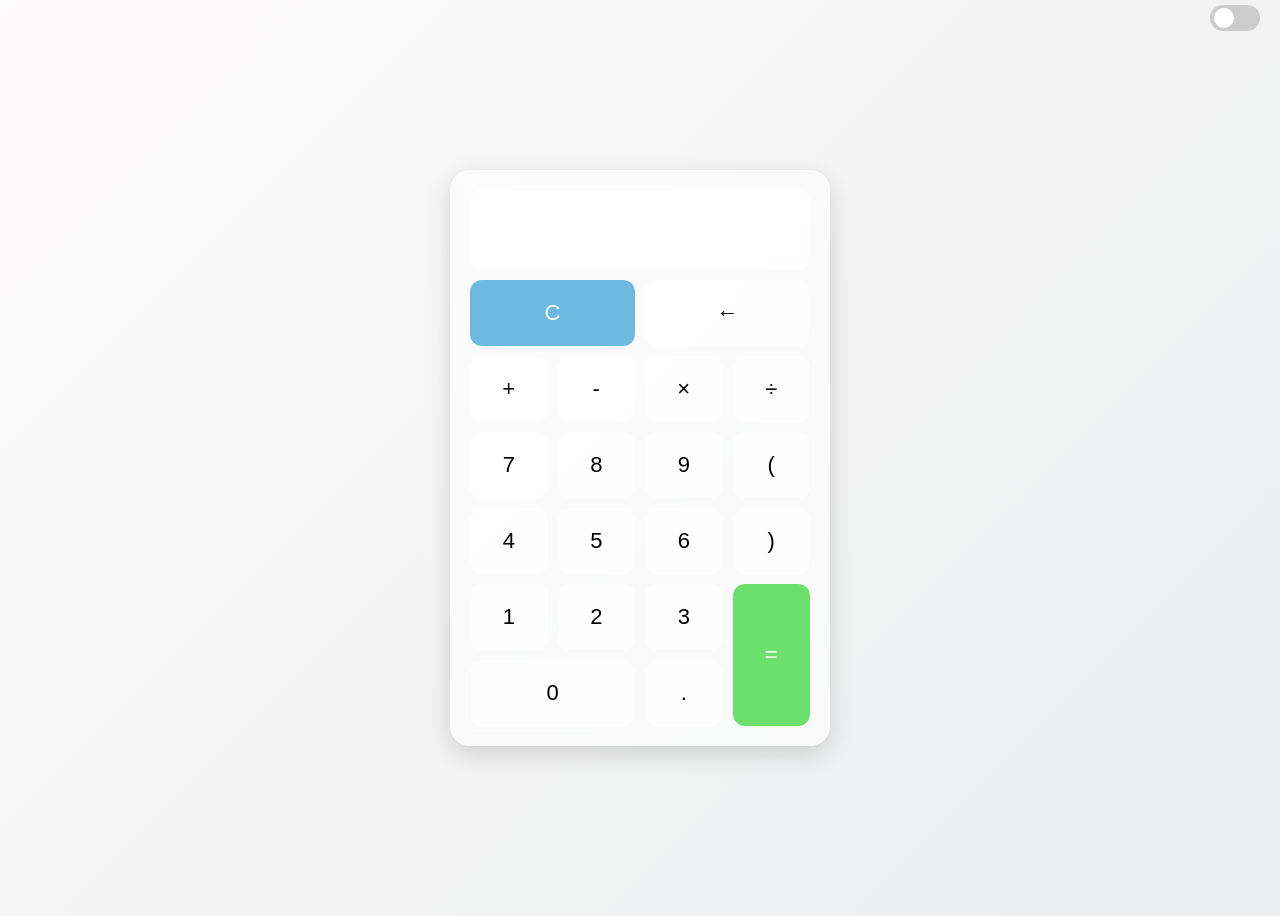
<file: index.html>
<!DOCTYPE html>
<html>
<head>
    <meta charset="UTF-8">
    <meta name="viewport" content="width=device-width, initial-scale=1.0">
    <title>Калькулятор</title>
    <link rel="stylesheet" href="style_calc.css">
    <script src="https://telegram.org/js/telegram-web-app.js"></script>
</head>
    <div class="theme-toggle">
        <label class="switch">
            <input type="checkbox" id="theme-switch">
            <span class="slider"></span>
    </label>
    </div>
    <div class="container">
        <div class="item input">
            <form name="form">
                <input type="text" name="textview" readonly>
            </form>
        </div>
        <div class="item clean" onclick="clean()">C</div>
        <div class="item back" onclick="back()">&larr;</div>
        <div class="item" onclick="insert('+')">+</div>
        <div class="item" onclick="insert('-')">-</div>
        <div class="item" onclick="insert('*')">&times;</div>
        <div class="item" onclick="insert('/')">&divide;</div>
        <div class="item" onclick="insert('7')">7</div>
        <div class="item" onclick="insert('8')">8</div>
        <div class="item" onclick="insert('9')">9</div>
        <div class="item" onclick="insert('(')">(</div>
        <div class="item" onclick="insert('4')">4</div>
        <div class="item" onclick="insert('5')">5</div>
        <div class="item" onclick="insert('6')">6</div>
        <div class="item" onclick="insert(')')">)</div>
        <div class="item" onclick="insert('1')">1</div>
        <div class="item" onclick="insert('2')">2</div>
        <div class="item" onclick="insert('3')">3</div>
        <div class="item equal" onclick="equal()">=</div>
        <div class="item zero" onclick="insert('0')">0</div>
        <div class="item" onclick="insert('.')">.</div>
    </div>
    <script src="calc.js"></script>
</body>
</html>
</file>
<file: style_calc.css>
body {
  background: linear-gradient(135deg, #fdfbfb, #ebedee);
  display: flex;
  justify-content: center;
  align-items: center;
  height: 100vh;
  font-family: 'Segoe UI', Tahoma, sans-serif;
}

.container {
  background: rgba(255, 255, 255, 0.6);
  border-radius: 20px;
  padding: 20px;
  backdrop-filter: blur(10px);
  box-shadow: 0 8px 24px rgba(0, 0, 0, 0.15);
  display: grid;
  grid-template-columns: repeat(4, 1fr);
  grid-gap: 10px;
  width: 100%;
  max-width: 340px;
}

.input {
  grid-column: 1 / -1;
  padding: 0;
}

.input form {
  width: 100%;
  height: 100%;
}

.input input {
  width: 100%;
  height: 60px;
  font-size: 28px;
  padding: 10px;
  border: none;
  border-radius: 12px;
  outline: none;
  background-color: white;
  box-sizing: border-box;
  text-align: right;
}



.item {
  background: rgba(255, 255, 255, 0.8);
  border-radius: 12px;
  padding: 20px;
  font-size: 22px;
  text-align: center;
  display: flex;
  justify-content: center;
  align-items: center;
  cursor: pointer;
  transition: all 0.2s ease;
  user-select: none;
}

.item.input {
  padding: 10px;
  cursor: default;
}

@media (hover: hover) {
  .item:hover {
    background: rgba(255, 255, 255, 1);
    box-shadow: 0 4px 12px rgba(0, 0, 0, 0.1);
  }
}

.equal {
  background-color: #6ddf6d;
  color: white;
  grid-column: 4;
  grid-row: 6/8;

}

.equal:hover {
    background-color: #6ddf6d;
    box-shadow: 0 4px 12px rgba(0, 0, 0, 0.1)
}

.clean {
grid-column: 1/3;
  background-color: #6db9df;
  color: white;
}

.clean:hover {
  background: #6db9df;
  box-shadow: 0 4px 12px rgba(0, 0, 0, 0.1);
}

.back {
  grid-column: 3/-1;
}


.zero {
  grid-column: 1/3;
}

/* ====== Переключатель ====== */
.theme-toggle {
  position: absolute;
  top: 5px;
  right: 20px;
  z-index: 10;
}

/* Слайдер */
.switch {
  position: relative;
  display: inline-block;
  width: 50px;
  height: 26px;
}

.switch input {
  opacity: 0;
  width: 0;
  height: 0;
}

.slider {
  position: absolute;
  cursor: pointer;
  background-color: #ccc;
  border-radius: 34px;
  top: 0;
  left: 0;
  right: 0;
  bottom: 0;
  transition: 0.4s;
}

.slider::before {
  position: absolute;
  content: "";
  height: 20px;
  width: 20px;
  left: 4px;
  bottom: 3px;
  background-color: white;
  border-radius: 50%;
  transition: 0.4s;
}

input:checked + .slider {
  background-color: #4caf50;
}

input:checked + .slider::before {
  transform: translateX(24px);
}

/* ====== Темы ====== */
body.light {
  background: linear-gradient(135deg, #fdfbfb, #ebedee);
  color: #000;
}

body.dark {
  background: linear-gradient(135deg, #1e1e1e, #2c2c2c);
  color: #fff;
}

body.dark .container {
  background: rgba(30, 30, 30, 0.6);
}

body.dark .item {
  background: rgba(60, 60, 60, 0.8);
  color: #fff;
}

body.dark .input input {
  background-color: #1e1e1e;
  color: #fff;
}
</file>
